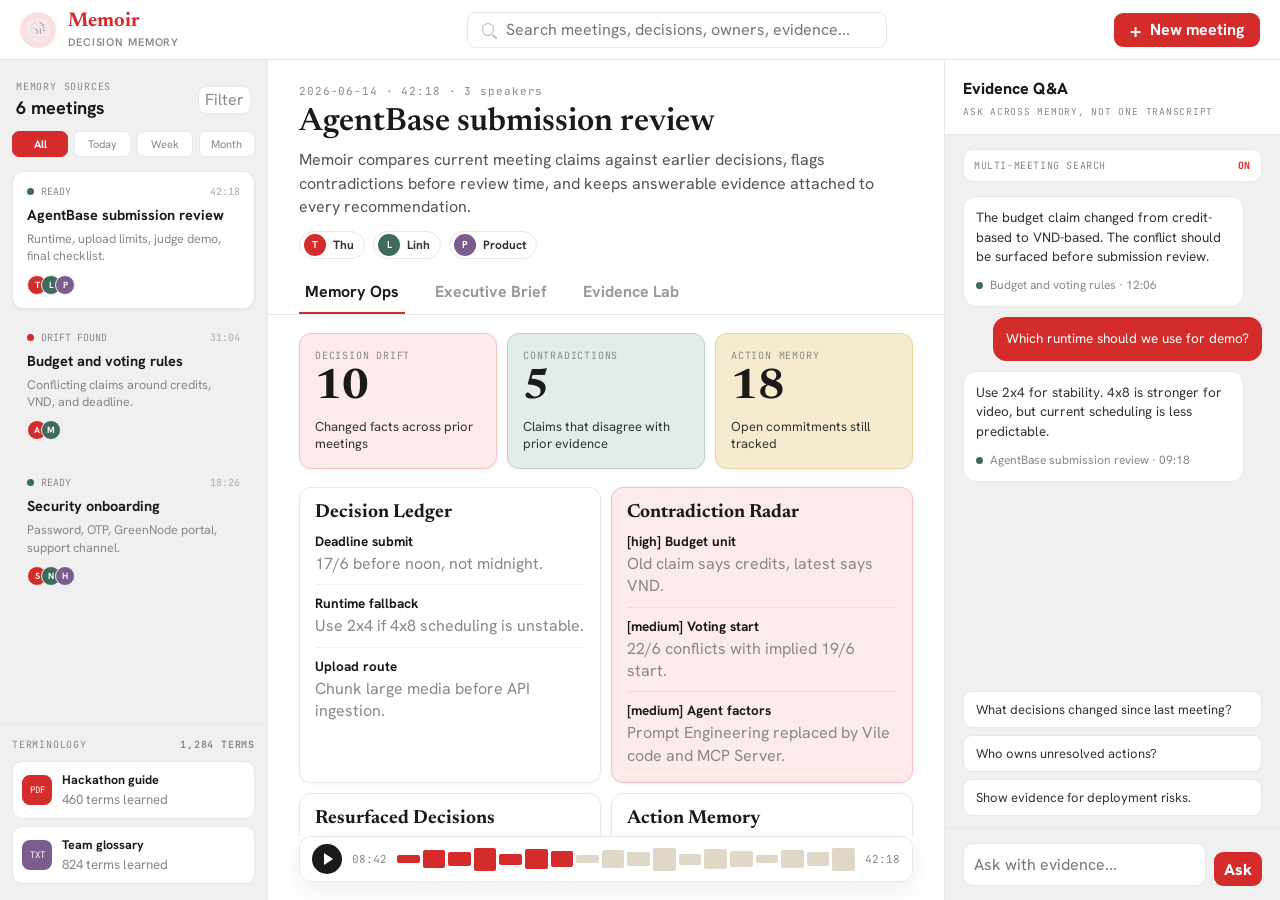
<file: web/mockup-a.html>
<!doctype html>
<html lang="en">
  <head>
    <meta charset="utf-8">
    <meta name="viewport" content="width=device-width, initial-scale=1">
    <title>Memoir Mockup A</title>
    <link rel="preconnect" href="https://fonts.googleapis.com">
    <link rel="preconnect" href="https://fonts.gstatic.com" crossorigin>
    <link href="https://fonts.googleapis.com/css2?family=Newsreader:opsz,wght@6..72,400;6..72,500;6..72,600&family=Hanken+Grotesk:wght@400;500;600;700&family=JetBrains+Mono:wght@400;500&display=swap" rel="stylesheet">
    <link rel="stylesheet" href="./mockup-a.css?v=20260615-claude-a">
  </head>
  <body>
    <div class="shell">
      <header class="topbar">
        <div class="brand">
          <span class="brand-orbit"><img src="./assets/mnemosyne-logo.png" alt=""></span>
          <div>
            <strong>Memoir</strong>
            <small>Decision memory</small>
          </div>
        </div>
        <label class="search">
          <span></span>
          <input value="" placeholder="Search meetings, decisions, owners, evidence...">
        </label>
        <button class="new-btn" type="button"><span>+</span> New meeting</button>
      </header>

      <main class="workspace">
        <aside class="library">
          <div class="library-head">
            <div>
              <p>Memory sources</p>
              <strong>6 meetings</strong>
            </div>
            <button type="button">Filter</button>
          </div>
          <div class="time-filter">
            <button class="active" type="button">All</button>
            <button type="button">Today</button>
            <button type="button">Week</button>
            <button type="button">Month</button>
          </div>
          <section class="meeting-list">
            <article class="meeting-card active">
              <div class="meeting-meta"><span class="ready"></span> Ready <b>42:18</b></div>
              <h3>AgentBase submission review</h3>
              <p>Runtime, upload limits, judge demo, final checklist.</p>
              <div class="faces"><i>T</i><i>L</i><i>P</i></div>
            </article>
            <article class="meeting-card">
              <div class="meeting-meta"><span class="risk"></span> Drift found <b>31:04</b></div>
              <h3>Budget and voting rules</h3>
              <p>Conflicting claims around credits, VND, and deadline.</p>
              <div class="faces"><i>A</i><i>M</i></div>
            </article>
            <article class="meeting-card">
              <div class="meeting-meta"><span class="ready"></span> Ready <b>18:26</b></div>
              <h3>Security onboarding</h3>
              <p>Password, OTP, GreenNode portal, support channel.</p>
              <div class="faces"><i>S</i><i>N</i><i>H</i></div>
            </article>
          </section>
          <section class="knowledge">
            <div class="knowledge-title">
              <span>Terminology</span>
              <b>1,284 terms</b>
            </div>
            <div class="guide-card">
              <span>PDF</span>
              <div>
                <strong>Hackathon guide</strong>
                <small>460 terms learned</small>
              </div>
            </div>
            <div class="guide-card">
              <span>TXT</span>
              <div>
                <strong>Team glossary</strong>
                <small>824 terms learned</small>
              </div>
            </div>
          </section>
        </aside>

        <section class="stage">
          <div class="meeting-head">
            <div class="eyebrow">2026-06-14 · 42:18 · 3 speakers</div>
            <h1>AgentBase submission review</h1>
            <p>Memoir compares current meeting claims against earlier decisions, flags contradictions before review time, and keeps answerable evidence attached to every recommendation.</p>
            <div class="people">
              <span><i style="background:#D42B2B">T</i> Thu</span>
              <span><i style="background:#3D6B5C">L</i> Linh</span>
              <span><i style="background:#7A5C8E">P</i> Product</span>
            </div>
            <nav class="tabs" role="tablist">
              <button class="active" type="button" data-tab="memory">Memory Ops</button>
              <button type="button" data-tab="brief">Executive Brief</button>
              <button type="button" data-tab="evidence">Evidence Lab</button>
            </nav>
          </div>

          <div class="stage-body">
            <div class="content-scroll">
              <section class="tab-panel active" id="panel-memory">
                <section class="signals">
                  <article class="signal-card red">
                    <small>Decision drift</small>
                    <strong>10</strong>
                    <p>Changed facts across prior meetings</p>
                  </article>
                  <article class="signal-card green">
                    <small>Contradictions</small>
                    <strong>5</strong>
                    <p>Claims that disagree with prior evidence</p>
                  </article>
                  <article class="signal-card gold">
                    <small>Action memory</small>
                    <strong>18</strong>
                    <p>Open commitments still tracked</p>
                  </article>
                </section>

                <section class="memory-board">
                  <article class="memory-card">
                    <h2>Decision Ledger</h2>
                    <ul>
                      <li><b>Deadline submit</b><span>17/6 before noon, not midnight.</span></li>
                      <li><b>Runtime fallback</b><span>Use 2x4 if 4x8 scheduling is unstable.</span></li>
                      <li><b>Upload route</b><span>Chunk large media before API ingestion.</span></li>
                    </ul>
                  </article>
                  <article class="memory-card alert">
                    <h2>Contradiction Radar</h2>
                    <ul>
                      <li><b>[high] Budget unit</b><span>Old claim says credits, latest says VND.</span></li>
                      <li><b>[medium] Voting start</b><span>22/6 conflicts with implied 19/6 start.</span></li>
                      <li><b>[medium] Agent factors</b><span>Prompt Engineering replaced by Vile code and MCP Server.</span></li>
                    </ul>
                  </article>
                  <article class="memory-card">
                    <h2>Resurfaced Decisions</h2>
                    <ul>
                      <li><b>Response time</b><span>4-hour support response was promised earlier.</span></li>
                      <li><b>OTP requirement</b><span>Password and OTP on first login remains unresolved.</span></li>
                    </ul>
                  </article>
                  <article class="memory-card">
                    <h2>Action Memory</h2>
                    <ul>
                      <li><b>Deploy AgentBase</b><span>Owner unassigned · no deadline.</span></li>
                      <li><b>Push GitHub repo</b><span>Credential setup still pending.</span></li>
                    </ul>
                  </article>
                </section>
              </section>

              <section class="tab-panel" id="panel-brief">
                <section class="brief-grid">
                  <article class="brief-hero">
                    <h2>Executive Brief</h2>
                    <p>The submission is technically demo-ready if the runtime stays on the stable 2x4 path. The main risk is platform rollout instability on 4x8, not application health.</p>
                  </article>
                  <article class="brief-card">
                    <h2>Key Points</h2>
                    <ul>
                      <li>Memoir should be judged as a decision-memory layer, not a recorder.</li>
                      <li>Upload works best with chunking and small demo files.</li>
                      <li>Evidence-backed Q&A is the strongest marketplace differentiator.</li>
                    </ul>
                  </article>
                  <article class="brief-card">
                    <h2>Risks</h2>
                    <ul>
                      <li>4x8 endpoint may remain stuck in creating/updating.</li>
                      <li>Large video upload can exceed a five-minute live demo window.</li>
                    </ul>
                  </article>
                  <article class="brief-card">
                    <h2>Follow-up</h2>
                    <ul>
                      <li>Keep endpoint on 2x4 before final judging.</li>
                      <li>Use MP3 or short MP4 in live walkthrough.</li>
                    </ul>
                  </article>
                </section>
              </section>

              <section class="tab-panel" id="panel-evidence">
                <section class="transcript">
                  <article class="cue active">
                    <div class="speaker">Thu <span>08:42</span></div>
                    <p><b>Decision</b> We will keep the AgentBase endpoint public for the demo, but route all large uploads through chunked ingestion to avoid payload limits.</p>
                  </article>
                  <article class="cue">
                    <div class="speaker green">Linh <span>09:18</span></div>
                    <p><b>Action</b> Confirm the runtime flavor before final deployment and keep the fallback on 2x4 if 4x8 capacity is unstable.</p>
                  </article>
                  <article class="cue">
                    <div class="speaker purple">Product <span>10:06</span></div>
                    <p><b>Question</b> Can the judge audit why the agent says a decision changed? Memoir should show the meeting id and original quote.</p>
                  </article>
                  <article class="cue">
                    <div class="speaker">Thu <span>13:44</span></div>
                    <p><b>Evidence</b> The answer must include citations, meeting IDs, and quotes so the team can trace why the agent made a claim.</p>
                  </article>
                  <article class="cue">
                    <div class="speaker green">Linh <span>19:02</span></div>
                    <p><b>Highlight</b> Marketplace tools summarize one meeting. Memoir compares the new claim against meeting history.</p>
                  </article>
                </section>
              </section>
            </div>

            <section class="player">
              <button class="play" type="button"></button>
              <span>08:42</span>
              <div class="wave" aria-hidden="true">
                <i></i><i></i><i></i><i></i><i></i><i></i><i></i><i></i><i></i><i></i><i></i><i></i><i></i><i></i><i></i><i></i><i></i><i></i>
              </div>
              <span>42:18</span>
            </section>
          </div>
        </section>

        <aside class="qa">
          <div class="qa-head">
            <span>Evidence Q&amp;A</span>
            <small>Ask across memory, not one transcript</small>
          </div>
          <div class="scope">
            <span>Multi-meeting search</span>
            <b>ON</b>
          </div>
          <section class="messages">
            <article class="msg assistant">
              <p>The budget claim changed from credit-based to VND-based. The conflict should be surfaced before submission review.</p>
              <div class="cite"><i></i> Budget and voting rules · 12:06</div>
            </article>
            <article class="msg user">Which runtime should we use for demo?</article>
            <article class="msg assistant">
              <p>Use 2x4 for stability. 4x8 is stronger for video, but current scheduling is less predictable.</p>
              <div class="cite"><i></i> AgentBase submission review · 09:18</div>
            </article>
          </section>
          <div class="suggestions">
            <button type="button">What decisions changed since last meeting?</button>
            <button type="button">Who owns unresolved actions?</button>
            <button type="button">Show evidence for deployment risks.</button>
          </div>
          <form class="askbar">
            <textarea rows="1" placeholder="Ask with evidence..."></textarea>
            <button type="button">Ask</button>
          </form>
        </aside>
      </main>
    </div>
    <script>
      document.querySelectorAll(".tabs button").forEach((button) => {
        button.addEventListener("click", () => {
          const tab = button.dataset.tab;
          document.querySelectorAll(".tabs button").forEach((item) => {
            item.classList.toggle("active", item === button);
          });
          document.querySelectorAll(".tab-panel").forEach((panel) => {
            panel.classList.toggle("active", panel.id === `panel-${tab}`);
          });
        });
      });
    </script>
  </body>
</html>
</file>
<file: web/mockup-a.css>
:root {
  --paper: #f5f5f5;
  --rail: #f0f0f0;
  --surface: #ffffff;
  --line: #e8e8e8;
  --ink: #1a1a1a;
  --text: #333333;
  --muted: #888888;
  --faint: #b5b5b5;
  --red: #d42b2b;
  --red-soft: #fdeaea;
  --red-line: #f5c0c0;
  --green: #3d6b5c;
  --green-soft: #e2ede8;
  --gold: #c2922e;
  --gold-soft: #f6ebcf;
  --purple: #7a5c8e;
  --purple-soft: #eee9f2;
  --shadow: 0 1px 3px rgba(35, 32, 27, .06);
}

* { box-sizing: border-box; }
html, body { margin: 0; min-height: 100%; background: var(--paper); color: var(--ink); }
body { font-family: "Hanken Grotesk", -apple-system, BlinkMacSystemFont, sans-serif; -webkit-font-smoothing: antialiased; }
button, input, textarea { font: inherit; }
button { cursor: pointer; }

.shell { height: 100vh; display: flex; flex-direction: column; overflow: hidden; background: var(--paper); }
.topbar { height: 60px; flex: 0 0 60px; display: flex; align-items: center; gap: 24px; padding: 0 20px; background: var(--surface); border-bottom: 1px solid var(--line); }
.brand { width: 220px; display: flex; align-items: center; gap: 12px; }
.brand-orbit { width: 36px; height: 36px; display: grid; place-items: center; border-radius: 50%; background: rgba(212, 43, 43, .15); }
.brand-orbit img { width: 24px; height: 24px; border-radius: 50%; object-fit: cover; }
.brand strong { display: block; font-family: "Newsreader", Georgia, serif; font-size: 20px; line-height: 1; color: var(--red); }
.brand small { display: block; margin-top: 4px; color: var(--muted); font-size: 11px; font-weight: 600; text-transform: uppercase; letter-spacing: .08em; }
.search { flex: 1; max-width: 420px; height: 36px; display: flex; align-items: center; gap: 10px; margin: 0 auto; padding: 0 14px; border: 1px solid var(--line); border-radius: 9px; background: #fff; }
.search span { width: 13px; height: 13px; border: 1.5px solid #bbbbbb; border-radius: 50%; position: relative; }
.search span::after { content: ""; position: absolute; width: 6px; height: 1.5px; right: -5px; bottom: -2px; background: #bbbbbb; transform: rotate(45deg); border-radius: 2px; }
.search input { width: 100%; border: 0; outline: 0; background: transparent; color: var(--ink); }
.new-btn { height: 34px; display: inline-flex; align-items: center; gap: 9px; border: 0; border-radius: 9px; padding: 0 16px; background: var(--red); color: #fff; font-weight: 700; }
.new-btn span { font-size: 20px; line-height: 0; }

.workspace { flex: 1; min-height: 0; display: grid; grid-template-columns: 268px minmax(520px, 1fr) 336px; }
.library { min-height: 0; display: flex; flex-direction: column; background: var(--rail); border-right: 1px solid var(--line); }
.library-head { display: flex; justify-content: space-between; align-items: center; padding: 20px 16px 12px; }
.library-head p { margin: 0 0 3px; color: var(--muted); font-family: "JetBrains Mono", monospace; font-size: 10px; text-transform: uppercase; letter-spacing: .08em; }
.library-head strong { font-size: 18px; }
.library-head button { height: 28px; border: 1px solid var(--line); border-radius: 8px; background: #fff; color: var(--muted); }
.time-filter { display: grid; grid-template-columns: repeat(4, 1fr); gap: 6px; padding: 0 12px 14px; }
.time-filter button { height: 26px; border: 1px solid var(--line); border-radius: 7px; background: #fff; color: var(--muted); font-size: 11px; }
.time-filter .active { border-color: var(--red); background: var(--red); color: #fff; font-weight: 700; }
.meeting-list { min-height: 0; flex: 1; overflow: auto; padding: 0 12px; }
.meeting-card { position: relative; padding: 13px 14px; margin-bottom: 8px; border: 1px solid transparent; border-radius: 12px; background: transparent; }
.meeting-card.active { border-color: var(--line); background: #fff; box-shadow: var(--shadow); }
.meeting-meta { display: flex; align-items: center; gap: 7px; margin-bottom: 8px; color: var(--muted); font-family: "JetBrains Mono", monospace; font-size: 10px; text-transform: uppercase; }
.meeting-meta b { margin-left: auto; color: var(--faint); font-weight: 500; }
.ready, .risk { width: 7px; height: 7px; border-radius: 50%; background: var(--green); }
.risk { background: var(--red); }
.meeting-card h3 { margin: 0 0 6px; font-size: 14.5px; line-height: 1.25; }
.meeting-card p { margin: 0; color: var(--muted); font-size: 12.5px; line-height: 1.38; }
.faces { display: flex; margin-top: 10px; }
.faces i { width: 20px; height: 20px; display: grid; place-items: center; margin-right: -6px; border: 1.5px solid var(--rail); border-radius: 50%; background: var(--red); color: #fff; font-size: 9px; font-style: normal; font-weight: 700; }
.faces i:nth-child(2) { background: var(--green); }
.faces i:nth-child(3) { background: var(--purple); }
.knowledge { flex: 0 0 auto; padding: 14px 12px 16px; border-top: 1px solid var(--line); }
.knowledge-title { display: flex; justify-content: space-between; color: var(--muted); font-family: "JetBrains Mono", monospace; font-size: 10px; text-transform: uppercase; letter-spacing: .08em; margin-bottom: 10px; }
.guide-card { display: flex; align-items: center; gap: 10px; padding: 9px; margin-top: 7px; border: 1px solid var(--line); border-radius: 10px; background: #fff; }
.guide-card span { width: 30px; height: 30px; display: grid; place-items: center; border-radius: 8px; background: var(--red); color: #fff; font-family: "JetBrains Mono", monospace; font-size: 9px; }
.guide-card:nth-child(3) span { background: var(--purple); }
.guide-card strong { display: block; font-size: 12.5px; }
.guide-card small { color: var(--muted); }

.stage { min-width: 0; min-height: 0; display: flex; flex-direction: column; background: var(--surface); }
.meeting-head { padding: 24px 31px 0; border-bottom: 1px solid var(--line); background: #fff; }
.eyebrow { color: var(--muted); font-family: "JetBrains Mono", monospace; font-size: 11px; letter-spacing: .08em; }
h1, h2 { font-family: "Newsreader", Georgia, serif; letter-spacing: 0; }
h1 { margin: 8px 0 8px; font-size: 32px; line-height: 1.06; font-weight: 600; }
.meeting-head p { max-width: 780px; margin: 0 0 12px; color: #4e5752; line-height: 1.48; }
.people { display: flex; flex-wrap: wrap; gap: 8px; margin-bottom: 13px; }
.people span { display: inline-flex; align-items: center; gap: 7px; height: 28px; padding: 0 10px 0 4px; border: 1px solid var(--line); border-radius: 999px; background: #fff; color: var(--text); font-size: 12px; font-weight: 700; }
.people i { width: 22px; height: 22px; display: grid; place-items: center; border-radius: 50%; color: #fff; font-style: normal; font-size: 10px; }
.tabs { display: flex; gap: 24px; }
.tabs button { height: 42px; border: 0; border-bottom: 2px solid transparent; background: transparent; color: #999; font-weight: 700; }
.tabs .active { color: var(--ink); border-bottom-color: var(--red); }
.stage-body { flex: 1; min-height: 0; display: flex; flex-direction: column; background: #fff; }
.content-scroll { flex: 1; min-height: 0; overflow: auto; padding: 18px 31px 18px; background: #fff; }
.tab-panel { display: none; min-height: 0; }
.tab-panel.active { display: block; }
.player { height: 46px; flex: 0 0 46px; display: flex; align-items: center; gap: 10px; margin: 0 31px 18px; padding: 8px 12px; border: 1px solid var(--line); border-radius: 12px; background: rgba(255,255,255,.96); box-shadow: 0 8px 26px rgba(35, 32, 27, .08); }
.play { width: 30px; height: 30px; flex: 0 0 30px; border: 0; border-radius: 50%; background: var(--ink); position: relative; }
.play::after { content: ""; position: absolute; left: 12px; top: 9px; border-left: 9px solid #fff; border-top: 6px solid transparent; border-bottom: 6px solid transparent; }
.player span { color: var(--muted); font-family: "JetBrains Mono", monospace; font-size: 11px; }
.wave { flex: 1; height: 24px; display: flex; align-items: center; gap: 3px; }
.wave i { flex: 1; border-radius: 2px; background: #e0d7c6; }
.wave i:nth-child(-n+7) { background: var(--red); }
.wave i:nth-child(1), .wave i:nth-child(8), .wave i:nth-child(15) { height: 8px; }
.wave i:nth-child(2), .wave i:nth-child(9), .wave i:nth-child(16) { height: 18px; }
.wave i:nth-child(3), .wave i:nth-child(10), .wave i:nth-child(17) { height: 14px; }
.wave i:nth-child(4), .wave i:nth-child(11), .wave i:nth-child(18) { height: 23px; }
.wave i:nth-child(5), .wave i:nth-child(12) { height: 11px; }
.wave i:nth-child(6), .wave i:nth-child(13) { height: 20px; }
.wave i:nth-child(7), .wave i:nth-child(14) { height: 16px; }
.signals { display: grid; grid-template-columns: repeat(3, minmax(0, 1fr)); gap: 10px; margin-bottom: 18px; }
.signal-card { min-height: 116px; padding: 15px; border: 1px solid var(--line); border-radius: 12px; background: #fff; box-shadow: var(--shadow); }
.signal-card.red { background: var(--red-soft); border-color: var(--red-line); }
.signal-card.green { background: var(--green-soft); border-color: #bdd1c8; }
.signal-card.gold { background: var(--gold-soft); border-color: #e7d59d; }
.signal-card small { display: block; color: var(--muted); font-family: "JetBrains Mono", monospace; font-size: 10px; text-transform: uppercase; letter-spacing: .08em; }
.signal-card strong { display: block; margin-top: 8px; font-family: "Newsreader", Georgia, serif; font-size: 42px; line-height: .9; }
.signal-card p { margin: 10px 0 0; color: var(--text); font-size: 13px; line-height: 1.35; }
.transcript { display: grid; gap: 8px; }
.cue { display: flex; gap: 20px; padding: 13px 16px; border-radius: 12px; background: transparent; }
.cue.active { background: #fff3ec; box-shadow: inset 3px 0 0 var(--red); }
.speaker { flex: 0 0 96px; color: var(--red); font-size: 12.5px; font-weight: 800; }
.speaker.green { color: var(--green); }
.speaker.purple { color: var(--purple); }
.speaker span { display: block; margin-top: 5px; color: var(--muted); font-family: "JetBrains Mono", monospace; font-size: 10px; font-weight: 400; }
.cue p { margin: 0; color: var(--text); line-height: 1.62; }
.cue b { display: inline-block; margin-right: 8px; padding: 2px 8px; border-radius: 6px; background: var(--red-soft); color: var(--red); font-family: "JetBrains Mono", monospace; font-size: 9.5px; text-transform: uppercase; letter-spacing: .04em; }

.memory-board { display: grid; grid-template-columns: repeat(2, minmax(0, 1fr)); gap: 10px; }
.memory-card, .brief-card, .brief-hero { border: 1px solid var(--line); border-radius: 12px; background: #fff; box-shadow: var(--shadow); padding: 15px; }
.memory-card.alert { background: var(--red-soft); border-color: var(--red-line); }
.memory-card h2, .brief-card h2, .brief-hero h2 { margin: 0 0 10px; font-size: 19px; }
.memory-card ul, .brief-card ul { margin: 0; padding: 0; list-style: none; display: grid; gap: 9px; }
.memory-card li, .brief-card li { display: grid; gap: 3px; padding: 0 0 9px; border-bottom: 1px solid rgba(0,0,0,.06); }
.memory-card li:last-child, .brief-card li:last-child { padding-bottom: 0; border-bottom: 0; }
.memory-card b { font-size: 13.5px; }
.memory-card span, .brief-card li { color: var(--muted); line-height: 1.4; }
.brief-grid { display: grid; grid-template-columns: repeat(2, minmax(0, 1fr)); gap: 10px; }
.brief-hero { grid-column: 1 / -1; background: var(--red-soft); border-color: var(--red-line); }
.brief-hero p { max-width: 820px; margin: 0; color: var(--text); line-height: 1.5; font-size: 15px; }

.qa { min-width: 0; min-height: 0; display: flex; flex-direction: column; background: var(--rail); border-left: 1px solid var(--line); }
.qa-head { padding: 18px 18px 14px; border-bottom: 1px solid var(--line); background: #fff; }
.qa-head span { display: block; font-weight: 800; }
.qa-head small { color: var(--muted); font-family: "JetBrains Mono", monospace; font-size: 9.5px; text-transform: uppercase; letter-spacing: .08em; }
.scope { display: flex; align-items: center; justify-content: space-between; margin: 14px 18px 0; padding: 9px 10px; border: 1px solid var(--line); border-radius: 10px; background: #fff; color: var(--muted); font-family: "JetBrains Mono", monospace; font-size: 10px; text-transform: uppercase; letter-spacing: .06em; }
.scope b { color: var(--red); }
.messages { flex: 1; min-height: 0; overflow: auto; padding: 14px 18px; display: flex; flex-direction: column; gap: 10px; }
.msg { max-width: 94%; padding: 11px 12px; border: 1px solid var(--line); border-radius: 13px; background: #fff; color: var(--text); line-height: 1.46; font-size: 13.5px; }
.msg p { margin: 0; }
.msg.user { align-self: flex-end; background: var(--red); border-color: var(--red); color: #fff; }
.cite { display: inline-flex; align-items: center; gap: 7px; margin-top: 10px; color: var(--muted); font-size: 12px; }
.cite i { width: 7px; height: 7px; border-radius: 50%; background: var(--green); }
.suggestions { display: grid; gap: 7px; padding: 0 18px 12px; }
.suggestions button { text-align: left; border: 1px solid var(--line); border-radius: 9px; background: #fff; padding: 9px 12px; color: var(--text); font-size: 13px; }
.askbar { display: flex; align-items: flex-end; gap: 8px; padding: 14px 18px; border-top: 1px solid var(--line); background: var(--rail); }
.askbar textarea { flex: 1; resize: none; border: 1px solid var(--line); border-radius: 10px; outline: 0; padding: 10px; background: #fff; }
.askbar button { width: 48px; height: 34px; border: 0; border-radius: 9px; background: var(--red); color: #fff; font-weight: 800; }

@media (max-width: 1100px) {
  .workspace { grid-template-columns: 244px minmax(420px, 1fr); }
  .qa { grid-column: 2; min-height: 300px; border-top: 1px solid var(--line); }
}

@media (max-width: 760px) {
  .shell { height: auto; min-height: 100vh; overflow: visible; }
  .topbar { height: auto; flex-wrap: wrap; padding: 12px; }
  .brand { width: auto; }
  .search { order: 3; flex-basis: 100%; max-width: none; }
  .workspace { display: block; }
  .library, .stage, .qa { min-height: auto; }
  .meeting-list, .messages { max-height: 320px; }
  .signals { grid-template-columns: 1fr; }
  .memory-board, .brief-grid { grid-template-columns: 1fr; }
  .brief-hero { grid-column: auto; }
  .player { margin-left: 16px; margin-right: 16px; }
  .cue { display: block; }
  .speaker { margin-bottom: 8px; }
}
</file>
